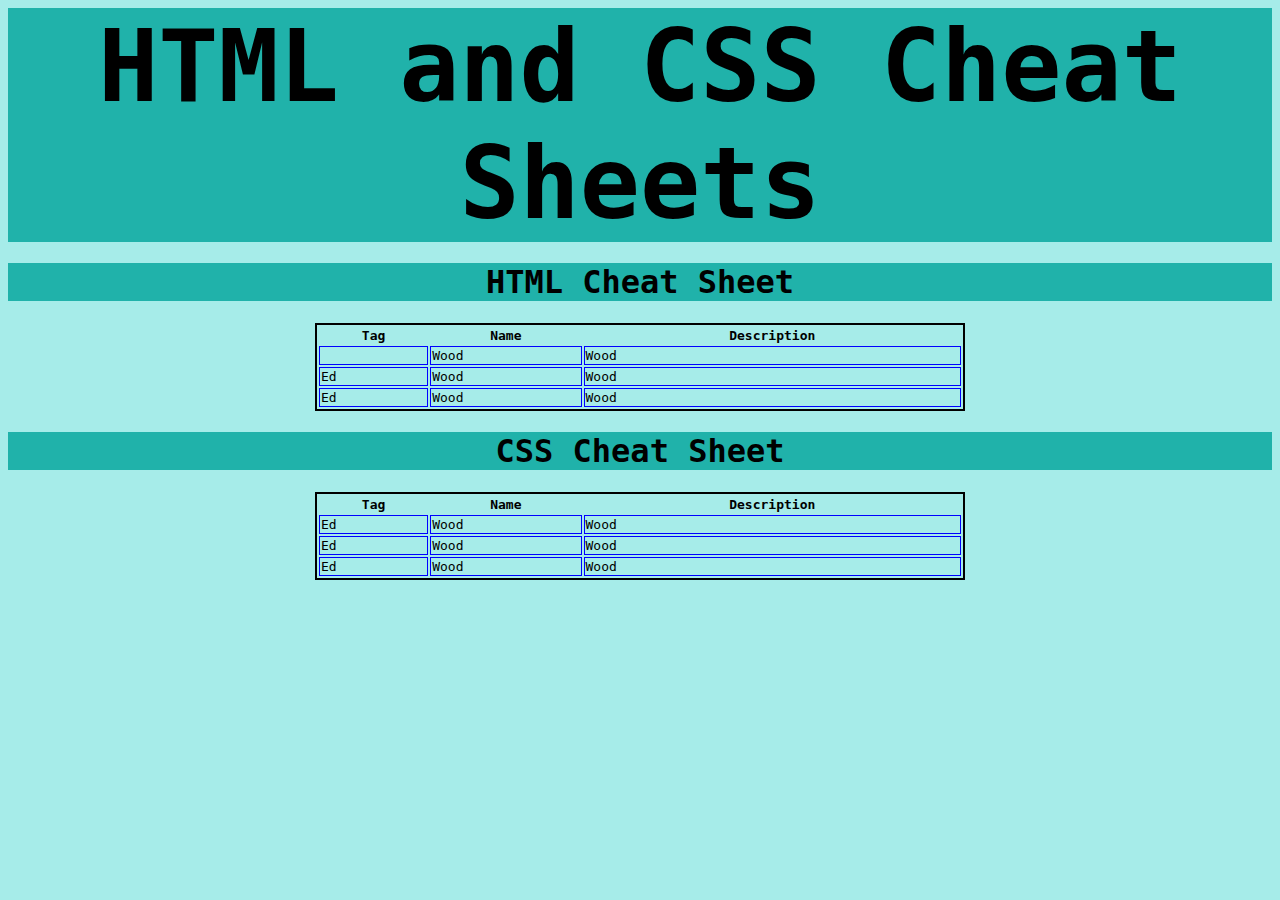
<file: CheatSheet/index.html>
<!DOCTYPE html>
<html>
    <head>
        <title>Cheat Sheet</title>
        <link href="content/style.css" rel="stylesheet">
    </head>

    <body>

        <header>HTML and CSS Cheat Sheets</header>

        <article>
            <h1>HTML Cheat Sheet</h1>
            <table>
                <thead>
                    <th>Tag</th>
                    <th>Name</th>
                    <th>Description</th>
                </thead>
                <tbody>
                    <tr>
                        <td><head"</td>
                        <td>Wood</td>
                        <td>Wood</td>
                    </tr>
                    <tr>
                        <td>Ed</td>
                        <td>Wood</td>
                        <td>Wood</td>
                    </tr>
                    <tr>
                        <td>Ed</td>
                        <td>Wood</td>
                        <td>Wood</td>
                    </tr>    
                </tbody>
              </table>
        </article>

        <article>
            <h1>CSS Cheat Sheet</h1>
            <table>
                <thead>
                    <th>Tag</th>
                    <th>Name</th>
                    <th>Description</th>
                </thead>
                <tbody>
                    <tr>
                        <td>Ed</td>
                        <td>Wood</td>
                        <td>Wood</td>
                    </tr>
                    <tr>
                        <td>Ed</td>
                        <td>Wood</td>
                        <td>Wood</td>
                    </tr>
                    <tr>
                        <td>Ed</td>
                        <td>Wood</td>
                        <td>Wood</td>
                    </tr>    
                </tbody>
              </table>
        </article>



    </body>
</html>
</file>
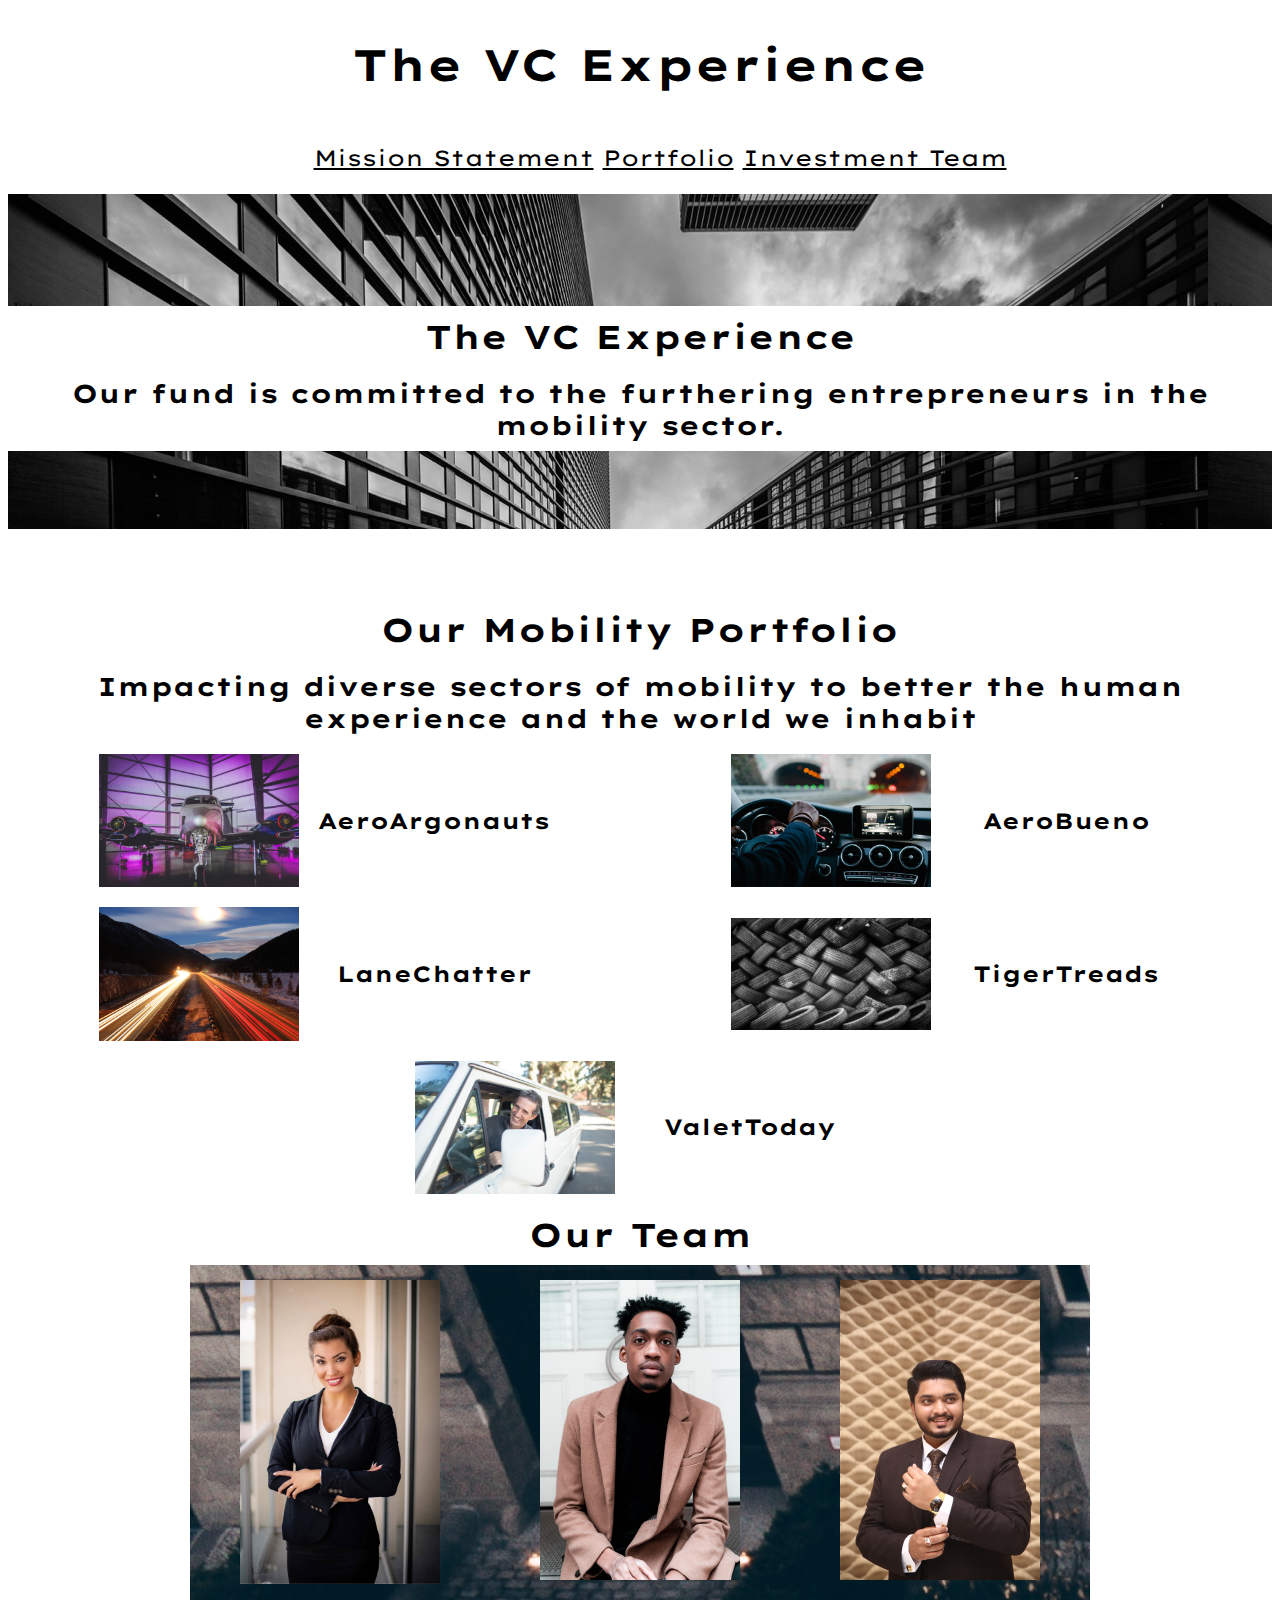
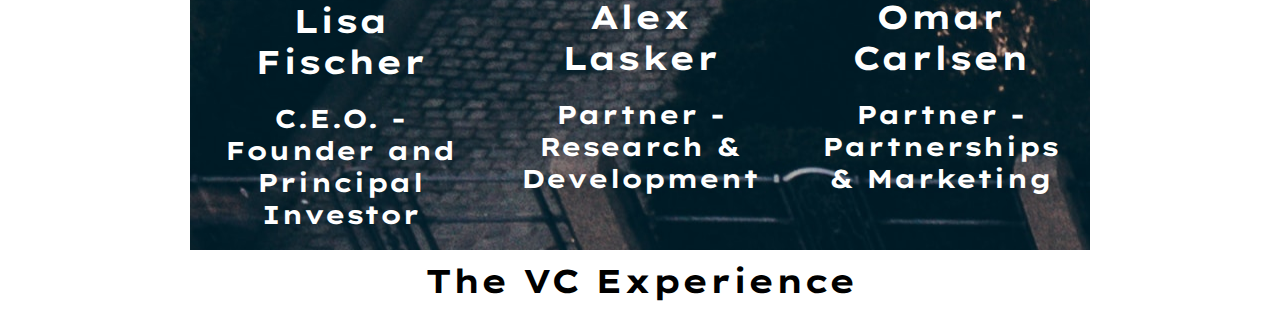
<file: CompanyHomepage/index.html>
<!DOCTYPE html>

<html>
  <head>
    <link rel="shortcut icon" href="favicon.ico" type="image/x-icon">
    <link href="https://fonts.googleapis.com/css?family=Lexend+Mega" rel="stylesheet" type="text/css">
    <link rel="stylesheet" href="./resources/css/styles.css">
    <meta charset="UTF-8">

  </head>

  <body>
    <div class="header">
      <h1>The VC Experience</h1>
    </div>

    <div class="navbar">
      <ul>
        <li><a href="#banner">Mission Statement</a></li>
        <li><a href="#portfolio">Portfolio</a></li>
        <li><a href="#team">Investment Team</a></li>
      </ul>
    </div>

    <div class="banner">
      <div class="banner-content">
        <h2>The VC Experience</h2>
        <h3>Our fund is committed to
        the furthering entrepreneurs in the mobility sector.</h3>
      </div>
    </div>
    
    <div class="portfolio">
      <h2>Our Mobility Portfolio</h2>
      <h3>Impacting diverse sectors of mobility to better the 
      human experience and the world we inhabit</h3>

      <div class="portfolio-container">
        <div class="portfolio-image">
          <img src="./resources/images/hangar.jpg">
          <span>AeroArgonauts</span>
        </div>
        <div class="portfolio-image">
          <img src="./resources/images/dashboard.jpg">
          <span>AeroBueno</span>
        </div>
        <div class="portfolio-image">
          <img src="./resources/images/blurred-lights.jpg">
          <span>LaneChatter</span>
        </div>
        <div class="portfolio-image">
          <img src="./resources/images/tires.jpg">
          <span>TigerTreads</span>
        </div>
        <div class="portfolio-image">
          <img src="./resources/images/truck.jpg">
          <span>ValetToday</span>
        </div>
      </div>
    </div>

    <div class="team">
       <h2>Our Team</h2>

      <div class="team-image-container">
        <div class="team-image">
          <img src="./resources/images/employee-one.jpg">
          <h2>Lisa Fischer</h2>
          <h3>C.E.O. - Founder and Principal Investor</h3>
        </div>
        <div class="team-image">
          <img src="./resources/images/employee-two.jpg">
          <h2>Alex Lasker</h2>
          <h3>Partner - Research & Development</h3>
        </div>
        <div class="team-image">
          <img src="./resources/images/employee-three.jpg">
          <h2>Omar Carlsen</h2>
          <h3>Partner - Partnerships & Marketing</h3>
        </div>    
    </div>


    <div class="contact">
      <h2>The VC Experience</h2>
    </div>
    
    
    <div class="copyright">
    
    </div>

  </body>
</html>
</file>
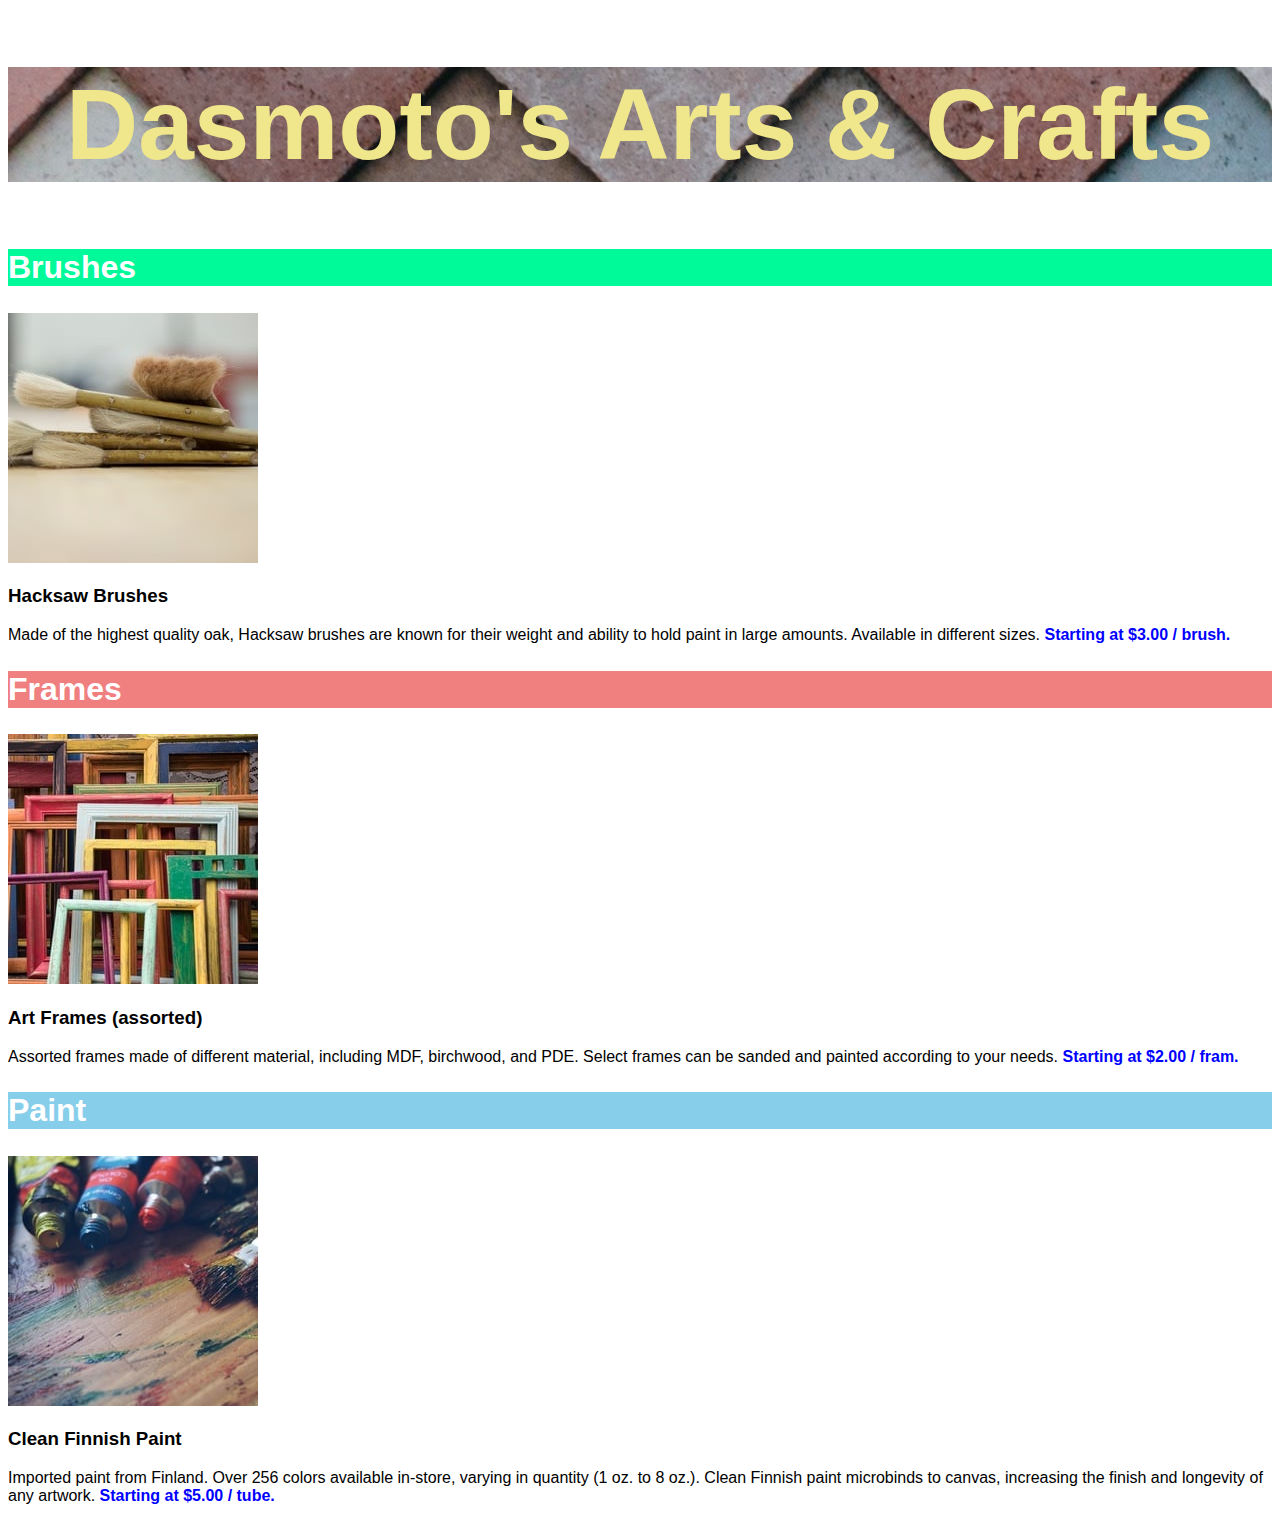
<file: DasmotosArt&Craft/index.html>
<!DOCTYPE html>
<html>
    <head>
        <title>Dasmoto</title>
        <link href="styles/style.css" rel="stylesheet">
    </head>

    <body>
        <h1>Dasmoto's Arts & Crafts</h1>
        <h2 id="brushes">Brushes</h2>
        <img src="images/hacksaw.jpeg">
        <h3>Hacksaw Brushes</h3>
        <p>Made of the highest quality oak, Hacksaw brushes are known for their weight and ability to hold paint in large amounts. Available in different sizes. <span class="price">Starting at $3.00 / brush.</span></p>
        <h2 id="frames">Frames</h2>
        <img src="images/frames.jpeg">
        <h3>Art Frames (assorted)</h3>
        <p>Assorted frames made of different material, including MDF, birchwood, and PDE. Select frames can be sanded and painted according to your needs. <span class="price">Starting at $2.00 / fram.</span></p>
        <h2 id="paint">Paint</h2>
        <img src="images/finnish.jpeg">
        <h3>Clean Finnish Paint</h3>
        <p>Imported paint from Finland. Over 256 colors available in-store, varying in quantity (1 oz. to 8 oz.). Clean Finnish paint microbinds to canvas, increasing the finish and longevity of any artwork. <span class="price">Starting at $5.00 / tube.</span></p>
    </body>
</html>
</file>
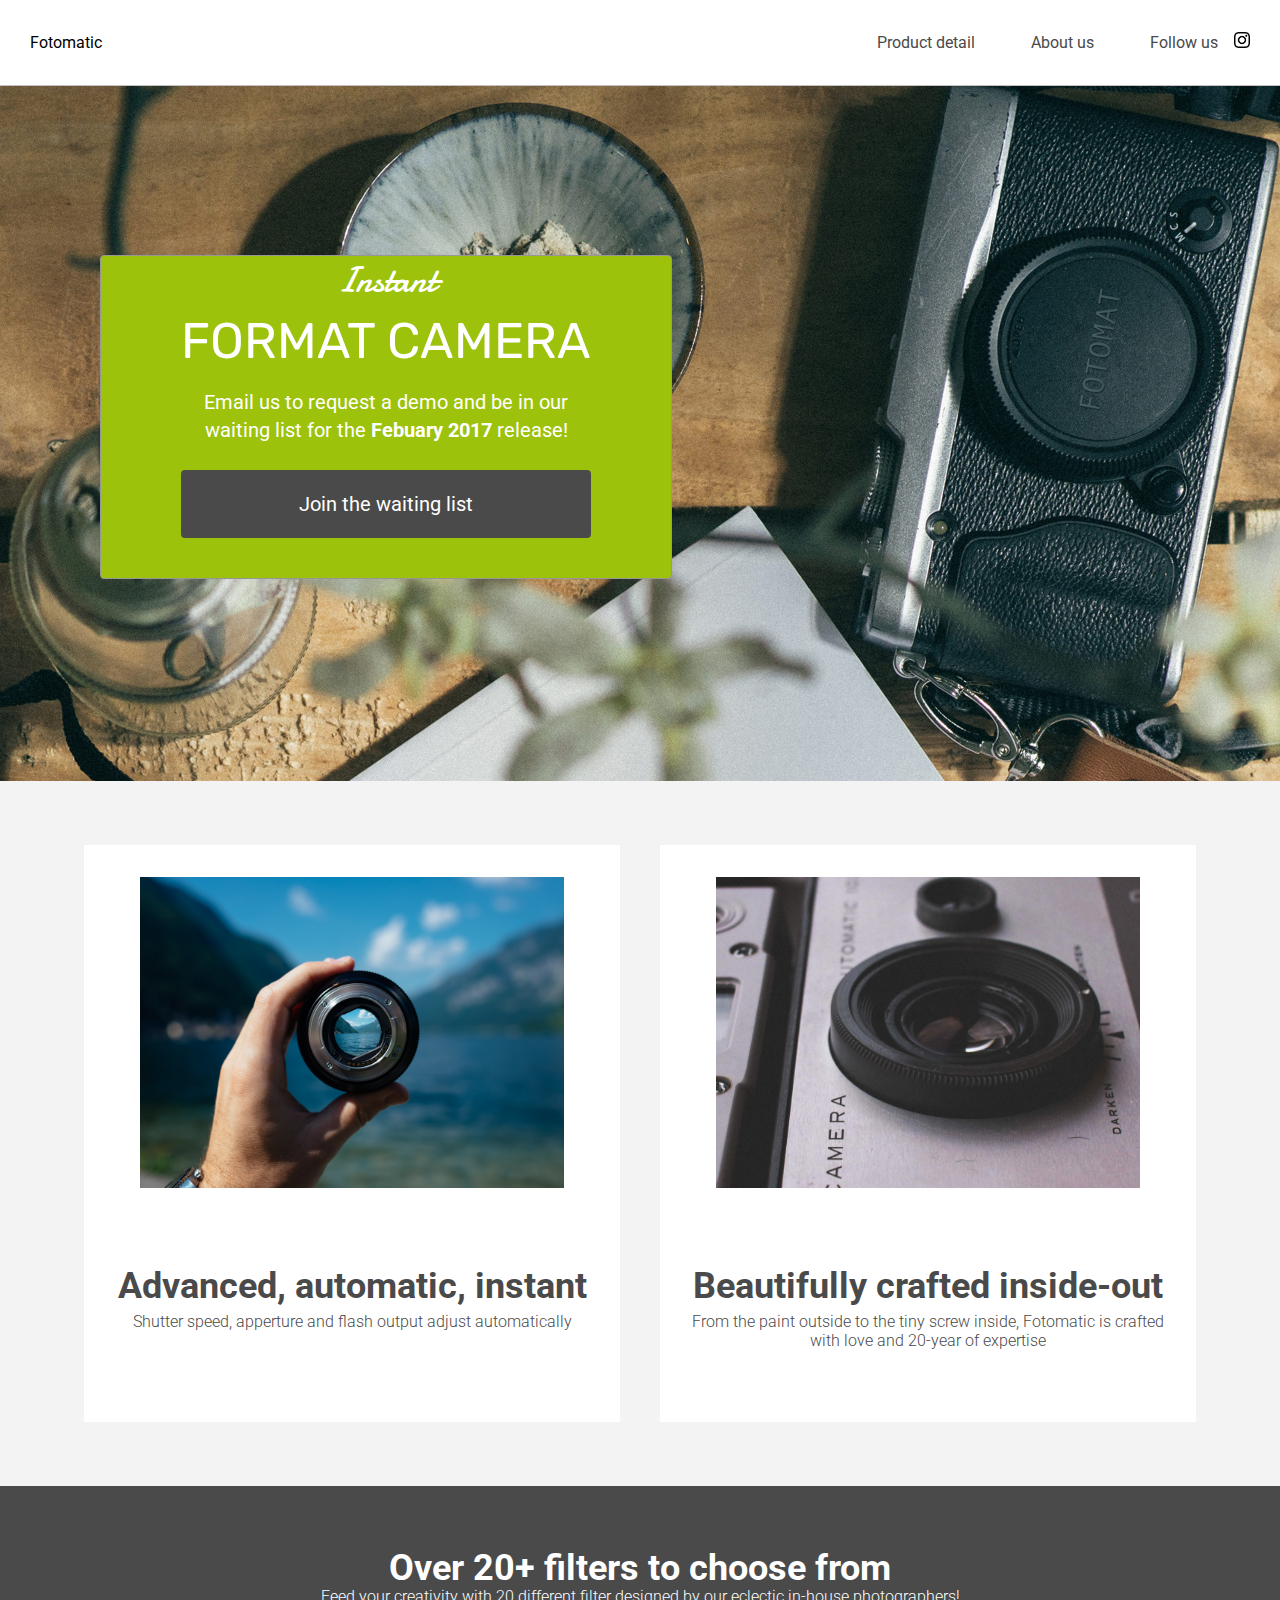
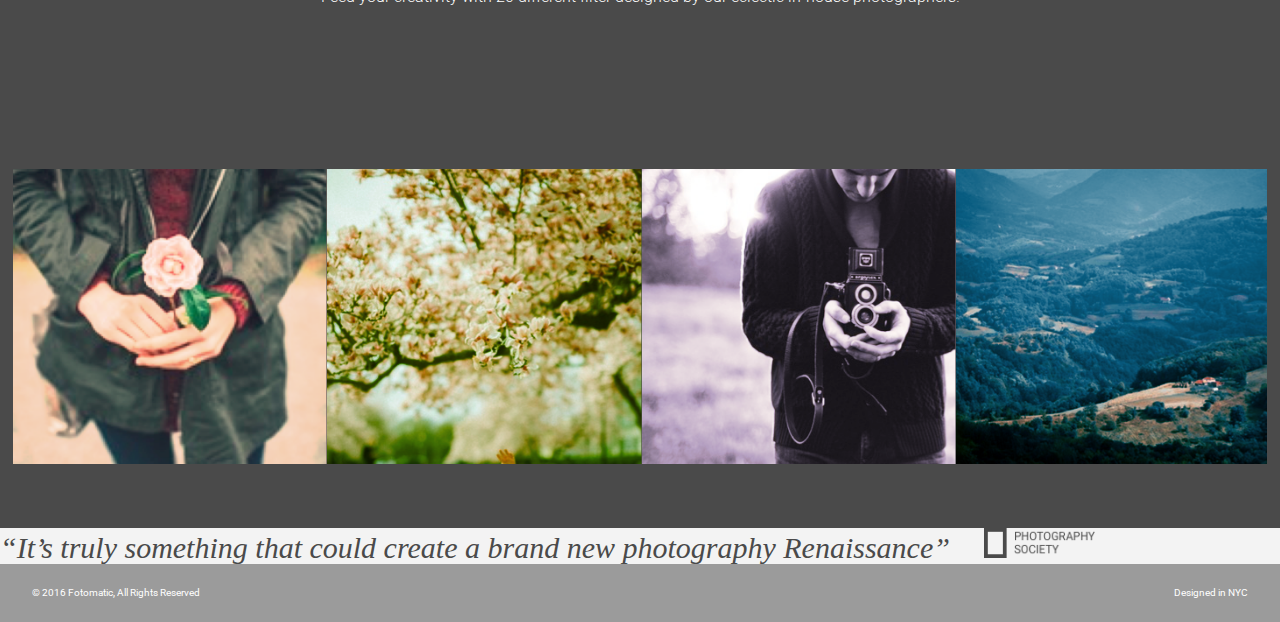
<file: Fotomatic/index.html>
<!DOCTYPE html>
<html>
<head>
  <link href="https://fonts.googleapis.com/css?family=Damion" rel="stylesheet">
  <link href="https://fonts.googleapis.com/css?family=Rubik" rel="stylesheet">
  <link href="https://fonts.googleapis.com/css?family=Roboto:300,400,600,700" rel="stylesheet">
  <link rel="stylesheet" href="./resources/css/reset.css">
  <link rel="stylesheet" href="./resources/css/style.css">
  <meta charset="UTF-8">
</head>
<body>
  <!-- Header -->
  <header>
    <div class="content">
      <a href="index.html" class="desktop logo">Fotomatic</a>
      <nav class="desktop">
        <ul>
          <li><a href="#">Product detail</a></li>
          <li><a href="#">About us</a></li>
          <li><a href="https://www.instagram.com/">Follow us <img class="icon" src="./resources/images/instagram.png"></a></li>
          <li><a href="#" class="button">Join us</a></li>
        </ul>
      </nav>
      <nav class="mobile">
        <ul>
          <li><a href="#"><img src="./resources/images/ic-logo.svg"></a></li>
          <li><a href="#"><img src="./resources/images/ic-product-detail.svg"></a></li>
          <li><a href="#"><img src="./resources/images/ic-about-us.svg"></a></li>
          <li><a href="#" class="button">Join us</a></li>
        </ul>
      </nav>
    </div>
  </header>

  <!-- Main Content -->
  <div class="main-content">

    <!-- Sign Up Section -->
    <div id="sign-up-section" class="banner">
      <div id="sign-up-cta">
        <div class="content center">
          <div class="header">
            <h2 class="cursive">Instant</h2>
            <h1 class="striking">FORMAT CAMERA</h1>
          </div>
          <div class="email">
            <span>
              Email us to request a demo and be in our waiting list for the <strong>Febuary 2017</strong> release!
            </span>
            <div class="button">Join the waiting list</div>
          </div>
        </div>
      </div>
    </div>

    <!-- Features Section -->
    <div id="features-section">
      <div class="feature">
        <div class="center">
          <div class="image-container">
            <img src="./resources/images/feature-1.png" />
          </div>
          <div class="content">
            <h2>Advanced, automatic, instant</h2>
            <h3>Shutter speed, apperture and flash output adjust automatically</h3>
          </div>
        </div>
      </div>
      <div class="feature">
        <div class="center">
          <div class="image-container">
            <img src="./resources/images/feature-2.png" />
          </div>
          <div class="content">
            <h2>Beautifully crafted inside-out</h2>
            <h3>From the paint outside to the tiny screw inside, Fotomatic is crafted with love and 20-year of expertise</h3>
          </div>
        </div>
      </div>
    </div>

    <!-- Filters Section -->
    <div id="filters-section">
      <div class="content center">
        <h2>Over 20+ filters to choose from</h2>
        <h3>Feed your creativity with 20 different filter designed by our eclectic in-house photographers!</h3>
      </div>
      <div class="images-container">
        <div class="image-container">
          <img src="./resources/images/filter-1.png" />
        </div>
        <div class="image-container">
          <img src="./resources/images/filter-2.png" />
        </div>
        <div class="image-container">
          <img src="./resources/images/filter-3.png" />
        </div>
        <div class="image-container extra">
          <img src="./resources/images/filter-4.png" />
        </div>
      </div>
    </div>

    <!-- Quotes Section-->
    <div id="quotes-section">
      <div class="content-center">
        <span class="quote">“It’s truly something that could create a brand new photography Renaissance”</span>
        <img class="quote-citation" src="./resources/images/photography-logo.png" />
      </div>
    </div>

    <!-- Footer -->
    <footer>
      <div class="content">
        <span class="copyright">© 2016  Fotomatic, All Rights Reserved</span>
        <span class="location">Designed in NYC</span>
      </div>
    </footer>

  </div>
</body>
</html>
</file>
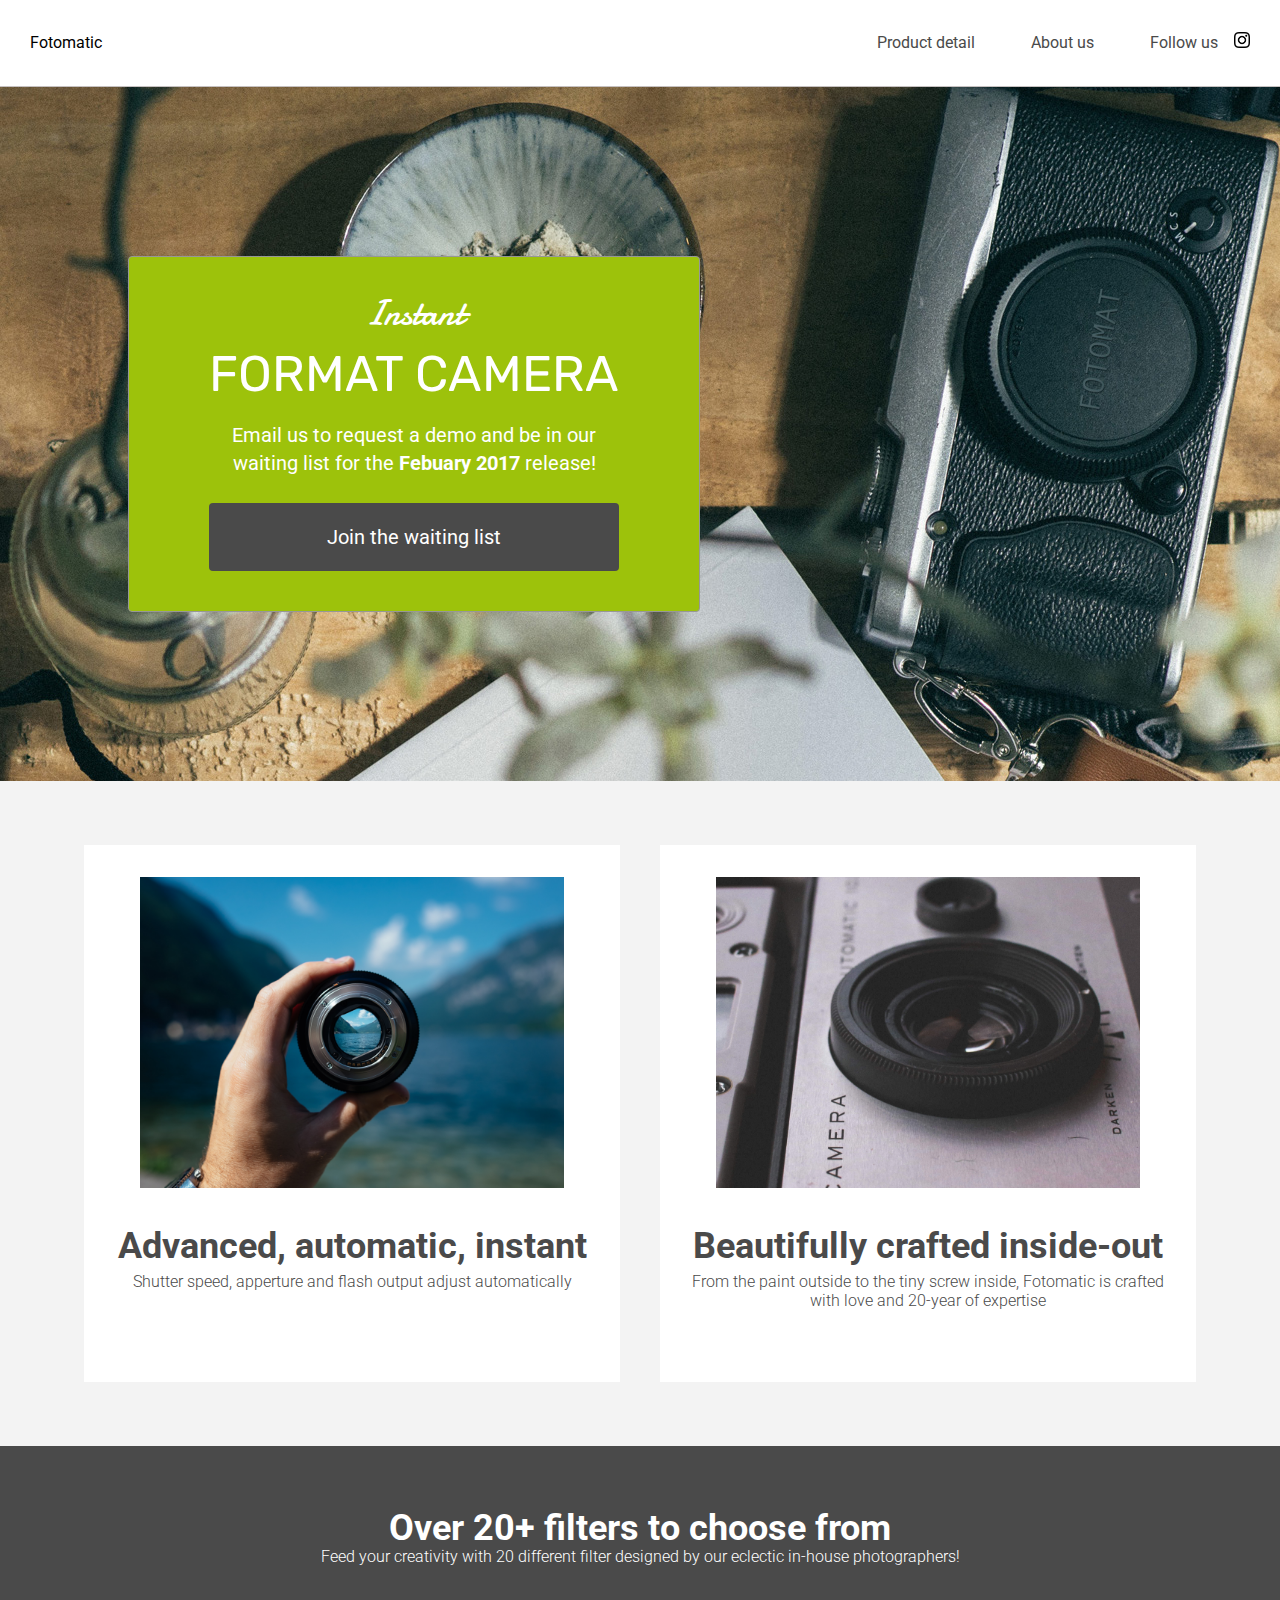
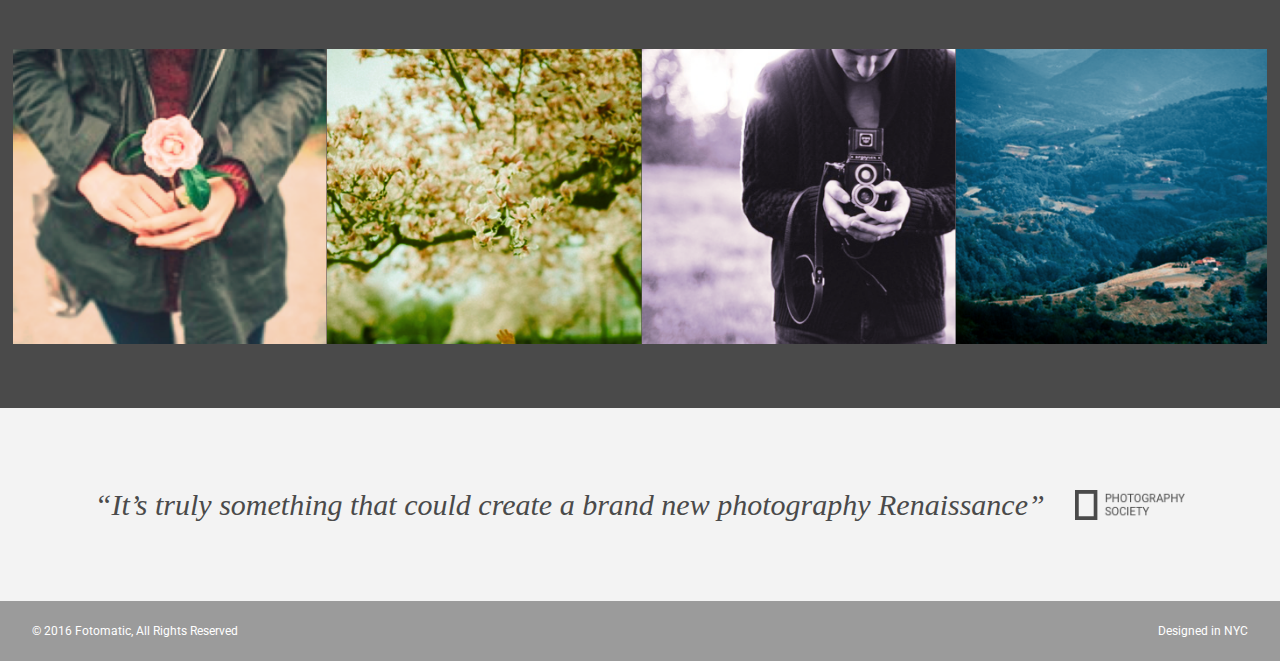
<file: Fotomatic/mock/F1C1_solution_2019/F1C1_solution/index.html>
<!DOCTYPE html>
<html>
<head>
  <link href="https://fonts.googleapis.com/css?family=Damion" rel="stylesheet">
  <link href="https://fonts.googleapis.com/css?family=Rubik" rel="stylesheet">
  <link href="https://fonts.googleapis.com/css?family=Roboto:300,400,600,700" rel="stylesheet">
  <link rel="stylesheet" href="./resources/css/reset.css">
  <link rel="stylesheet" href="./resources/css/style.css">
  <title>Fotomatic</title>
</head>
<body>
  <!-- Header -->
  <header>
    <div class="content">
      <a href="index.html" class="desktop logo">Fotomatic</a>
      <nav class="desktop">
        <ul>
          <li><a href="#">Product detail</a></li>
          <li><a href="#">About us</a></li>
          <li><a href="https://www.instagram.com/" target="_blank">Follow us <img class="icon" src="./resources/images/instagram.png"></a></li>
          <li><a href="#" class="button">Join us</a></li>
        </ul>
      </nav>
      <nav class="mobile">
        <ul>
          <li><a href="#"><img src="./resources/images/ic-logo.svg"></a></li>
          <li><a href="#"><img src="./resources/images/ic-product-detail.svg"></a></li>
          <li><a href="#"><img src="./resources/images/ic-about-us.svg"></a></li>
          <li><a href="#" class="button">Join us</a></li>
        </ul>
      </nav>
    </div>
  </header>

  <!-- Main Content -->
  <div class="main-content">

    <!-- Sign Up Section -->
    <div id="sign-up-section" class="banner">
      <div id="sign-up-cta">
        <div class="content center">
          <div class="header">
            <h2 class="cursive">Instant</h2>
            <h1 class="striking">FORMAT CAMERA</h1>
          </div>
          <div class="email">
            <span>
              Email us to request a demo and be in our waiting list for the <strong>Febuary 2017</strong> release!
            </span>
            <div class="button">Join the waiting list</div>
          </div>
        </div>
      </div>
    </div>

    <!-- Features Section -->
    <div id="features-section">
      <div class="feature">
        <div class="center">
          <div class="image-container">
            <img src="./resources/images/feature-1.png" />
          </div>
          <div class="content">
            <h2>Advanced, automatic, instant</h2>
            <h3>Shutter speed, apperture and flash output adjust automatically</h3>
          </div>
        </div>
      </div>
      <div class="feature">
        <div class="center">
          <div class="image-container">
            <img src="./resources/images/feature-2.png" />
          </div>
          <div class="content">
            <h2>Beautifully crafted inside-out</h2>
            <h3>From the paint outside to the tiny screw inside, Fotomatic is crafted with love and 20-year of expertise</h3>
          </div>
        </div>
      </div>
    </div>

    <!-- Filters Section -->
    <div id="filters-section">
      <div class="content center">
        <h2>Over 20+ filters to choose from</h2>
        <h3>Feed your creativity with 20 different filter designed by our eclectic in-house photographers!</h3>
      </div>
      <div class="images-container">
        <div class="image-container">
          <img src="./resources/images/filter-1.png" />
        </div>
        <div class="image-container">
          <img src="./resources/images/filter-2.png" />
        </div>
        <div class="image-container">
          <img src="./resources/images/filter-3.png" />
        </div>
        <div class="image-container extra">
          <img src="./resources/images/filter-4.png" />
        </div>
      </div>
    </div>

    <!-- Quotes Section -->
    <div id="quotes-section">
      <div class="content center">
        <span class="quote">“It’s truly something that could create a brand new photography Renaissance”</span>
        <img class="quote-citation" src="./resources/images/photography-logo.png" />
      </div>
    </div>

    <!-- Footer -->
    <footer>
      <div class="content">
        <span class="copyright">© 2016  Fotomatic, All Rights Reserved</span>
        <span class="location">Designed in NYC</span>
      </div>
    </footer>

  </div>
</body>
</html>
</file>
<file: CheatSheet/content/style.css>
body {
    font-family: monospace;
    background-color:rgb(166, 236, 233);
}

header {
    font-size: 100px;
    font-weight: bold;
    color: black;
    text-align: center;
    background:lightseagreen;
}

h1 {
    font-size: 32px;
    font-weight: bold;
    text-align: center;
    color: black;
    background: lightseagreen;
}

table {
    border: 2px solid black;
    width: 650px;
    margin: 0 auto;
}

td {
    border: 1px solid blue;
    overflow: hidden;
    white-space: nowrap;
    text-overflow: ellipsis;
  }
</file>
<file: CompanyHomepage/resources/css/styles.css>
/* Universal styles */
body {
    font-family: "Lexend Mega", sans-serif;
    color: black;
      background-color: white;
      font-size: 22px;
      text-align: center;
}

h2, h3, h4, p {
  margin: 0;
  padding: 10px;
}

/*Header styles*/
.header {
  display: flex;
  flex-direction: column;
  align-items: center;
}


/* Navbar style */
.navbar {
  display: flex;
  justify-content: space-around;
  margin: 0 10%;
}

.navbar a {
    color: black; 
}

.navbar li {
    display: inline-block;
}

/* Banner style */
.banner {
    background-image: url("../images/skyscrapers.jpg");
    height: 300px;
    display: flex;
    padding-top: 35px;    
}

.banner-content {
    margin: auto;
    background-color: white;
    width: 100%;
    
}

/* Portfolio style*/
.portfolio {
    min-height: 500px;
    margin: auto;
    padding-top: 70px;    
}

.portfolio-container {
    display: flex;
    flex-wrap: wrap;
    justify-content: space-around;
    align-items: center;
}

.portfolio-image {
    display: flex;
    justify-content: space-between;
    align-items: center;
}

.portfolio img {
    margin-left: auto;
    margin-right: auto;
    width: 200px;
    padding: 10px;
    height: auto;    
}

.portfolio span {
    padding: 5px;
    min-width: 240px;
    font-weight: bold;
    text-align: center;    
}


/*Team Style*/

.team {
    display: flex;
    flex-flow: column;
    align-items: center;
}

.team-image-container {
    background-image: url("../images/blurred-road.jpg");
    padding-top: 70px;
    padding-top: 5px;
    display: flex;
    flex-wrap: wrap;
    justify-content: center;
}

.team-image {
    padding: 10px;
    color: white;
    flex-basis: 280px;
}

.team-image img {
    margin-left: auto;
    margin-right: auto;
    width: 200px;
    height: auto;
}
</file>
<file: DasmotosArt&Craft/styles/style.css>
h1, h2, h3, p {
    font-family: helvetica;
}

h1 {
    font-size: 100px;
    font-weight: bold;
    color: khaki;
    text-align: center;
    background-image: url("../images/pattern.jpeg");
}

h2 {
    font-size: 32px;
    font-weight: bold;
    color: white;
}

.price {
    font-family: Helvetica;
    font-weight: bold;
    color: blue;
}

#brushes {
    background-color: mediumspringgreen;
}

#frames {
    background-color: lightcoral;
}

#paint {
    background-color: skyblue;
}
</file>
<file: Fotomatic/resources/css/style.css>
/* Universal Styles */

html {
  font-family: "Roboto", sans-serif;
  font-size: 16px;
}

.main-content {
  position: relative;
  top: 5.3125rem; /* To offset for fixed header. */
}

.center {
  text-align: center;
}

.button {
  border-radius: 4px;
  background-color: #4a4a4a;
  color: white;
}

.image-container {
  overflow: hidden;
}

.image-container img {
  display: block;
  width: 100%;
}

@media only screen and (max-width: 760px) {
  .main-content {
    top: 2.5625rem;
  }
}

/* Header */

header {
  position: fixed;
  z-index: 100;
  height: 5.3125rem;
  width: 100%;
  border-bottom: solid 1px #c6c1c1;
  background-color: white;
}

header .content {
  display: flex;
  align-items: center;
  padding: 1.875rem;
}

header .logo {
  flex: 1;
}

header nav ul {
  display: flex;
}

nav li {
  padding-left: 3.5rem;
}

nav a {
  vertical-align: bottom;
  line-height: 1.6;
  font-size: 1rem;
  color: #4a4a4a;
}

nav .button {
  padding: .1875rem .5rem;
  background-color: #9dc20b;
  line-height: 1.6;
  color: white;
}

nav li:last-child {
  display: none;
}

header .icon {
  width: 1rem;
  padding-left: .75rem;
}

header .mobile {
  display: none;
}

@media only screen and (max-width: 895px) {
  nav li:last-child {
    display: block;
  }

  header .content {
    padding: 1rem 1rem;
  }
}

@media only screen and (max-width: 600px) {
  header .desktop {
    display: none;
  }

  header .mobile {
    display: block;
    width: 100%;
  }

  header .content {
    padding: .5rem 0;
  }

  header .mobile ul {
    display: flex;
    justify-content: space-around;
    align-items: center;
    width: 100%;
  }

  header .mobile li {
    padding: 0;
  }
}

/* Sign Up Section */

#sign-up-section {
  display: flex;
  justify-content: flex-start;
  align-items: flex-start;
  height: 43.5rem;
  background-image: url("../images/banner-landingpage.jpg");
  background-repeat: no-repeat;
  background-size: cover;  
  background-position: bottom;
}

#sign-up-cta {
  position:relative;
  top: 10.625rem;
  bottom: 10.625rem;
  left: 6.25rem;
  padding: 0 5rem 2.5rem 5rem;
  border: solid 1px #979797;
  border-radius: 4px;
  background-color: #9dc20b;
}

#sign-up-cta .content {
  width: 25.625rem;
  /* margin-top: 2rem; */
  font-family: "Roboto", sans-serif;
  font-size: 1.25rem;
  line-height: 1.4;
  color: white;
}

#sign-up-cta h1 {
  font-size: 3.125rem;
}

#sign-up-cta h2 {
  font-size: 2.25rem;
}

#sign-up-cta span strong {
  font-weight: bold;
}

#sign-up-cta .cursive {
  font-family: "Damion", cursive;
}

#sign-up-cta .striking {
  font-family: "Rubik", sans-serif;
  padding-bottom: .75rem;
}

#sign-up-cta .button {
  margin-top: 1.625rem;
  padding: 1.25rem 7.25rem;
}

@media only screen and (max-width: 895px) {
  #sign-up-section {
    align-items: center;
    justify-content: center;
    height: 28rem;
  }

  #sign-up-cta {
    position: static;
    width: auto;
    height: auto;
    background-color: transparent;
    border: none;
  }

  #sign-up-cta .content {
    margin-top: 0;
  }

  #sign-up-cta .email {
    display: none;
  }

  #sign-up-cta h1 {
    font-size: 3.125rem;
  }

  #sign-up-cta h2 {
    font-size: 2.25rem;
  }
}

@media only screen and (max-width: 600px) {
  #sign-up-section {
    height: 20rem;
  }

  #sign-up-cta h1 {
    font-size: 2.25rem;
  }

  #sign-up-cta h2 {
    font-size: 2rem;
  }
}

/* Features Section */

#features-section {
  display: flex;
  justify-content: space-between;
  padding: 4rem 5%;
  background-color: #f3f3f3;
}

.feature {
  flex: 1;
  padding: 2rem;
  margin: 0px 1.25rem;
  background-color: white;
}

.feature .image-container {
  width: 90%;
  height: 65%;
  margin: 0 auto;
}

.feature .content {
  padding: 2.5rem 0;
}

.feature h2 {
  padding-bottom: .5rem;
  font-size: 2.25rem;
  font-weight: bold;
  color: #4a4a4a;
  padding-top: 40px;
}

.feature h3 {
  font-size: 1rem;
  line-height: 1.2;
  font-weight: 300;
  color: #4a4a4a;
}

@media only screen and (max-width: 895px) {
  #features-section {
    padding: 1rem;
  }

  .feature {
    margin: 0px .5rem;
    padding: 1rem;
  }

  .feature h2 {
    font-size: 1.125rem;
    line-height: 1.3;
    font-weight: normal;
  }

  .feature h3 {
    font-size: .875rem;
    line-height: 1.4;
  }
}

@media only screen and (max-width: 600px) {
  #features-section {
    flex-flow: column;
    padding: 0;
  }

  .feature {
    margin: 0;
    padding: 1.25rem 1rem 0 1rem;
  }
  
  .feature .content {
    padding: 1.25rem 0 1.875rem 0;
  }
}

/* Filters Section */

#filters-section {
  padding: 4rem 0;
  background-color: #4a4a4a;
}

#filters-section .content {
  padding: 0 .625rem;
  margin-bottom: 5rem;
}

#filters-section .content h2 {
  font-size: 2.25rem;
  font-weight: bold;
  color: white;
  margin: 0;
}

#filters-section .content h3 {
  font-size: 1rem;
  line-height: 1.4;
  font-weight: 300;
  color: white;
}

#filters-section .images-container {
  display:flex;
  max-width: 100%;
  padding: 5rem 1% 0;

}

@media only screen and (max-width: 600px) {
  #filters-section {
    padding: 1.5rem 0 0 0;
  }

  #filters-section .content {
    margin-bottom: 1rem;
  }

  #filters-section .content h2 {
    padding-bottom: .625rem;
    font-size: 1.125rem;
    line-height: 1.3;
    font-weight: normal;
  }

  #filters-section .content h3 {
    font-size: .875rem;
    line-height: 1.4;
  }

  #filters-section .images-container {
    padding: 0;
  }

  #filters-section .extra {
    display: none;
  }
}

/* Quotes Section */

#quotes-section {
  background-color: #f3f3f3;
}

#quotes-section .content {
  display: flex;
  align-items: center;
  justify-content: center;
  padding: 5rem 0;
}

#quotes-section .quote {
  padding-right: 1.875rem;
  font-family: "Palatino", serif;
  font-size: 1.875rem;
  line-height: 1.1;
  font-style: italic;
  color: #4a4a4a;
}

#quotes-section .quote-citation {
  height: 1.875rem;
}

@media only screen and (max-width: 895px) {
  #quotes-section .content {
    padding: 3rem 1.5rem;
  }
}

@media only screen and (max-width: 600px) {
  #quotes-section content {
    padding: 1.875rem .625rem;
  }

  #quotes-section .quote {
    font-size: 1.5rem;
    line-height: 1.4;
  }

  #quotes-section .quote-citation {
    display: block;
    padding-top: 1rem;
    margin: auto;
  }
}

/* Footer */

footer {
  background-color: #9b9b9b;
  padding: 1.5rem 2rem;
}

footer .content {
  color: white;
  display: flex;
  font-size: .75rem;
}

footer .copyright {
  flex-grow: 1;
}

@media only screen and (min-width: 600px) {
  footer .content {
    font-size: .625rem;
  }
}
</file>
<file: Fotomatic/mock/F1C1_solution_2019/F1C1_solution/resources/css/style.css>
/* Universal Styles */

html {
  font-family: "Roboto", sans-serif;
  font-size: 16px;
}

.main-content {
  position: relative;
  top: 5.3125rem; /* To offset for fixed header. */
}

.center {
  text-align: center;
}

.button {
  border-radius: 4px;
  background-color: #4a4a4a;
  color: white;
}

.image-container {
  overflow: hidden;
}

.image-container img {
  display: block;
  max-width: 100%;
}

@media only screen and (max-width: 895px) {
  .main-content {
    top: 2.5625rem;
  }
}

/* Header */

header {
  position: fixed;
  z-index: 100;
  width: 100%;
  border-bottom: solid 1px #c6c1c1;
  background-color: white;
}

header .content {
  display: flex;
  align-items: center;
  padding: 1.875rem;
}

header .logo {
  flex: 1;
}

header nav ul {
  display: flex;
}

nav li {
  padding-left: 3.5rem;
}

nav a {
  vertical-align: bottom;
  line-height: 1.6;
  font-size: 1rem;
  color: #4a4a4a;
}

nav .button {
  padding: .1875rem .5rem;
  background-color: #9dc20b;
  line-height: 1.6;
  color: white;
}

nav li:last-child {
  display: none;
}

header .icon {
  width: 1rem;
  padding-left: .75rem;
}

header .mobile {
  display: none;
}

@media only screen and (max-width: 895px) {
  nav li:last-child {
    display: block;
  }

  header .content {
    padding: 1rem 1rem;
  }
}

@media only screen and (max-width: 600px) {
  header .desktop {
    display: none;
  }

  header .mobile {
    display: block;
    width: 100%;
  }

  header .content {
    padding: .5rem 0;
  }

  header .mobile ul {
    display: flex;
    justify-content: space-around;
    align-items: center;
    width: 100%;
  }

  header .mobile li {
    padding: 0;
  }
}

/* Sign Up Section */

#sign-up-section {
  display: flex;
  justify-content: flex-start;
  align-items: flex-start;
  height: 43.5rem;
  background-image: url('../images/banner-landingpage.jpg');
  background-position: bottom;
  background-size: cover;
  background-repeat: no-repeat;
}

#sign-up-cta {
  position: relative;
  top: 171px;
  left: 10%;
  padding: 0 5rem 2.5rem 5rem;
  border: solid 1px #979797;
  border-radius: 4px;
  background-color: #9dc20b;
}

#sign-up-cta .content {
  width: 25.625rem;
  margin-top: 2rem;
  font-family: "Roboto", sans-serif;
  font-size: 1.25rem;
  line-height: 1.4;
  color: white;
}

#sign-up-cta h1 {
  font-size: 3.125rem;
}

#sign-up-cta h2 {
  font-size: 2.25rem;
}

#sign-up-cta span strong {
  font-weight: bold;
}

#sign-up-cta .cursive {
  font-family: "Damion", cursive;
}

#sign-up-cta .striking {
  font-family: "Rubik", sans-serif;
  padding-bottom: .75rem;
}

#sign-up-cta .button {
  margin-top: 1.625rem;
  padding: 1.25rem 7.25rem;
}

@media only screen and (max-width: 895px) {
  #sign-up-section {
    align-items: center;
    justify-content: center;
    height: 28rem;
  }

  #sign-up-cta {
    position: static;
    width: auto;
    height: auto;
    background-color: transparent;
    border: none;
  }

  #sign-up-cta .content {
    margin-top: 0;
  }

  #sign-up-cta .email {
    display: none;
  }

  #sign-up-cta h1 {
    font-size: 3.125rem;
  }

  #sign-up-cta h2 {
    font-size: 2.25rem;
  }
}

@media only screen and (max-width: 600px) {
  #sign-up-section {
    height: 20rem;
  }

  #sign-up-cta h1 {
    font-size: 2.25rem;
  }

  #sign-up-cta h2 {
    font-size: 2rem;
  }
}

/* Features Section */

#features-section {
  display: flex;
  justify-content: space-between;
  padding: 4rem 5%;
  background-color: #f3f3f3;
}

.feature {
  flex: 1;
  padding: 2rem;
  margin: 0px 1.25rem;
  background-color: white;
}

.feature .image-container {
  width: 90%;
  height: 65%;
  margin: 0 auto;
}

.feature .content {
  padding: 2.5rem 0;
}

.feature h2 {
  padding-bottom: .5rem;
  font-size: 2.25rem;
  font-weight: bold;
  color: #4a4a4a;
}

.feature h3 {
  font-size: 1rem;
  line-height: 1.2;
  font-weight: 300;
  color: #4a4a4a;
}

@media only screen and (max-width: 895px) {
  #features-section {
    padding: 1rem;
  }

  .feature {
    margin: 0px .5rem;
    padding: 1rem;
  }

  .feature h2 {
    font-size: 2rem;
    line-height: 1.3;
  }

  .feature h3 {
    font-size: .875rem;
    line-height: 1.4;
  }
}

@media only screen and (max-width: 600px) {
  #features-section {
    flex-flow: column;
    padding: 0;
  }

  .feature {
    margin: 0;
    padding: 1.25rem 1rem 0 1rem;
  }

  .feature .content {
    padding: 1.25rem 0 1.875rem 0;
  }
}

/* Filters Section */

#filters-section {
  padding: 4rem 0;
  background-color: #4a4a4a;
}

#filters-section .content {
  padding: 0 .625rem;
  margin-bottom: 5rem;
}

#filters-section .content h2 {
  font-size: 2.25rem;
  font-weight: bold;
  color: white;
}

#filters-section .content h3 {
  font-size: 1rem;
  line-height: 1.4;
  font-weight: 300;
  color: white;
}

#filters-section .images-container {
  display: flex;
  max-width: 100%;
  padding: 0 1%;
}

@media only screen and (max-width: 600px) {
  #filters-section {
    padding: 1.5rem 0 0 0;
  }

  #filters-section .content {
    margin-bottom: 1rem;
  }

  #filters-section .content h2 {
    padding-bottom: .625rem;
    font-size: 1.125rem;
    line-height: 1.3;
    font-weight: normal;
  }

  #filters-section .content h3 {
    font-size: .875rem;
    line-height: 1.4;
  }

  #filters-section .images-container {
    padding: 0;
  }

  #filters-section .extra {
    display: none;
  }
}

/* Quotes Section */

#quotes-section {
  background-color: #f3f3f3;
}

#quotes-section .content {
  display: flex;
  align-items: center;
  justify-content: center;
  padding: 5rem 1.5rem;
}

#quotes-section .quote {
  padding-right: 1.875rem;
  font-family: "Palatino", serif;
  font-size: 1.875rem;
  line-height: 1.1;
  font-style: italic;
  color: #4a4a4a;
}

#quotes-section .quote-citation {
  height: 1.875rem;
}

@media only screen and (max-width: 895px) {
  #quotes-section .content {
    padding: 3rem 1.5rem;
  }
}

@media only screen and (max-width: 600px) {
  #quotes-section .content {
    flex-flow: column;
    padding: 1.875rem .625rem;
  }

  #quotes-section .quote {
    font-size: 1.5rem;
    line-height: 1.4;
  }

  #quotes-section .quote-citation {
    display: block;
    padding-top: 1rem;
    margin: auto;
  }
}

/* Footer */

footer {
  background-color: #9b9b9b;
  padding: 1.5rem 2rem;
}

footer .content {
  color: white;
  display: flex;
  font-size: .75rem;
}

footer .copyright {
  flex-grow: 1;
}

@media only screen and (max-width: 600px) {
  footer .content {
    font-size: .625rem;
  }
}
</file>
